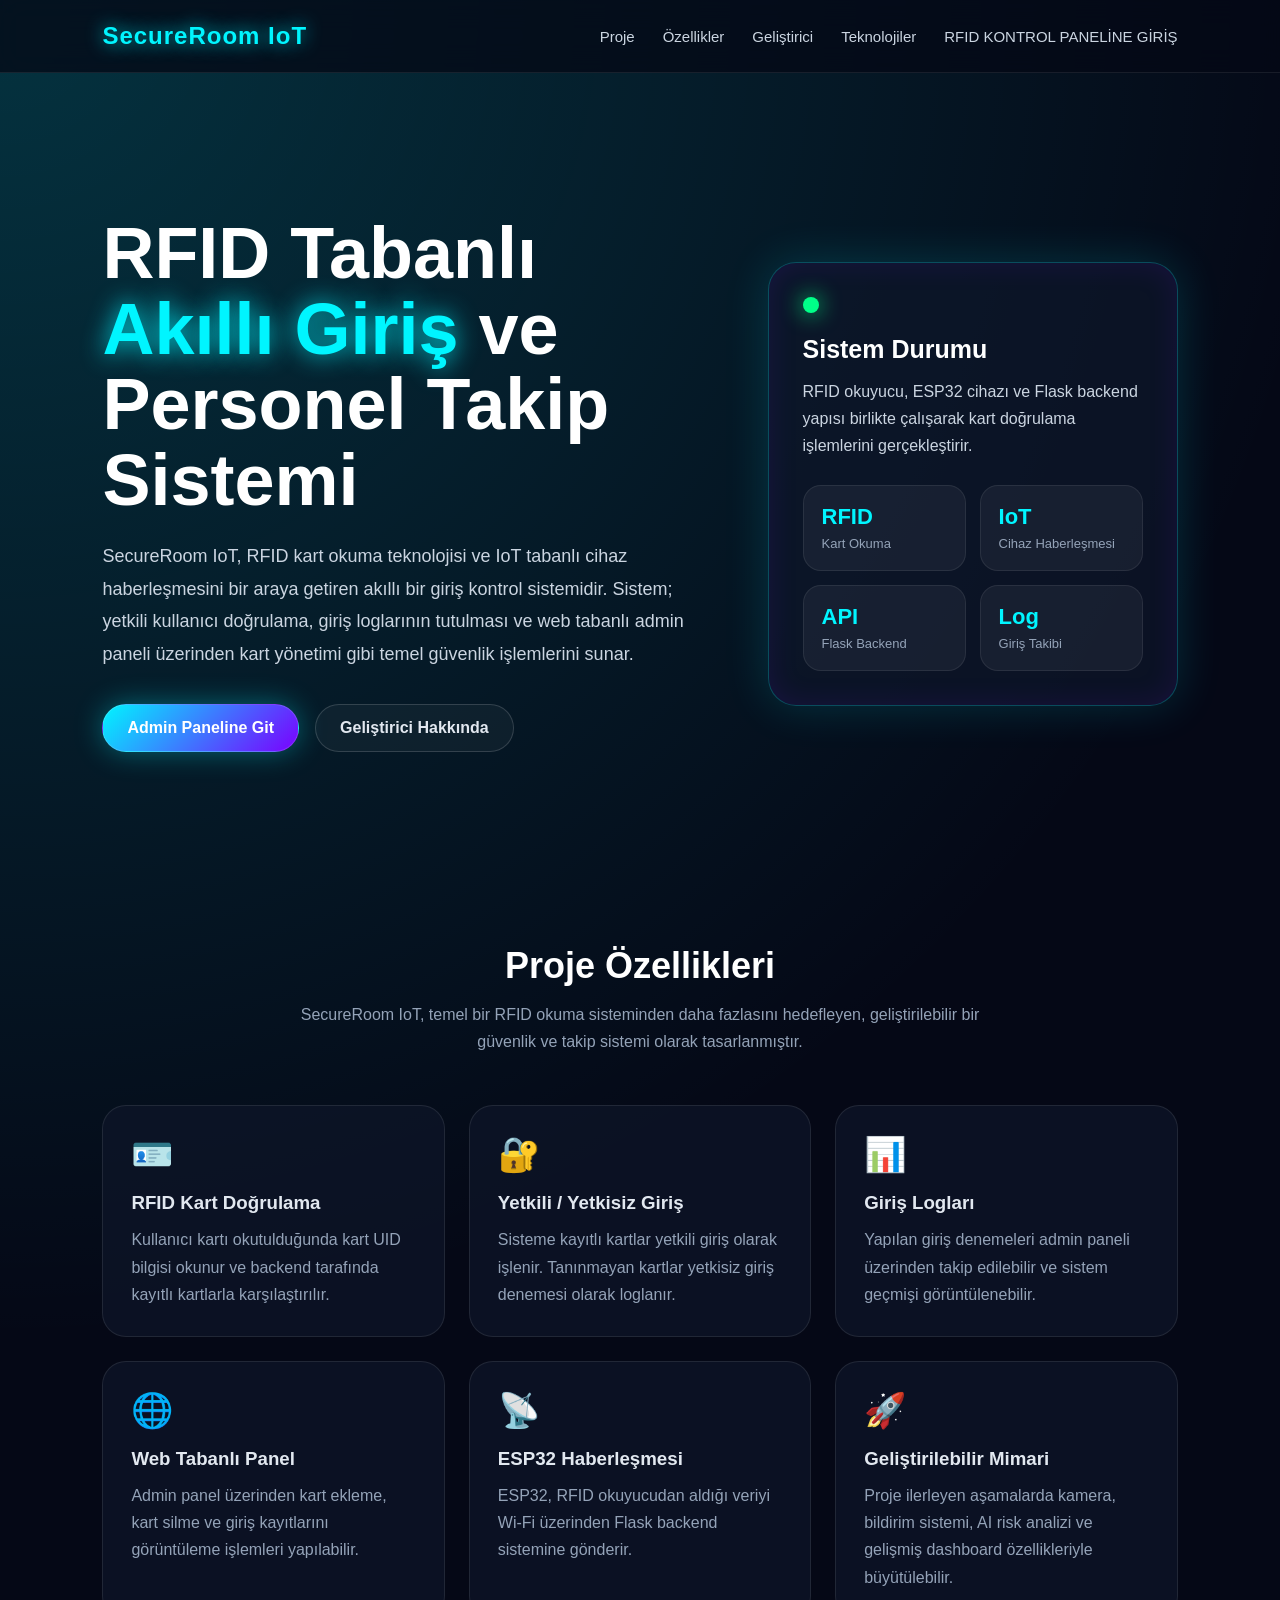
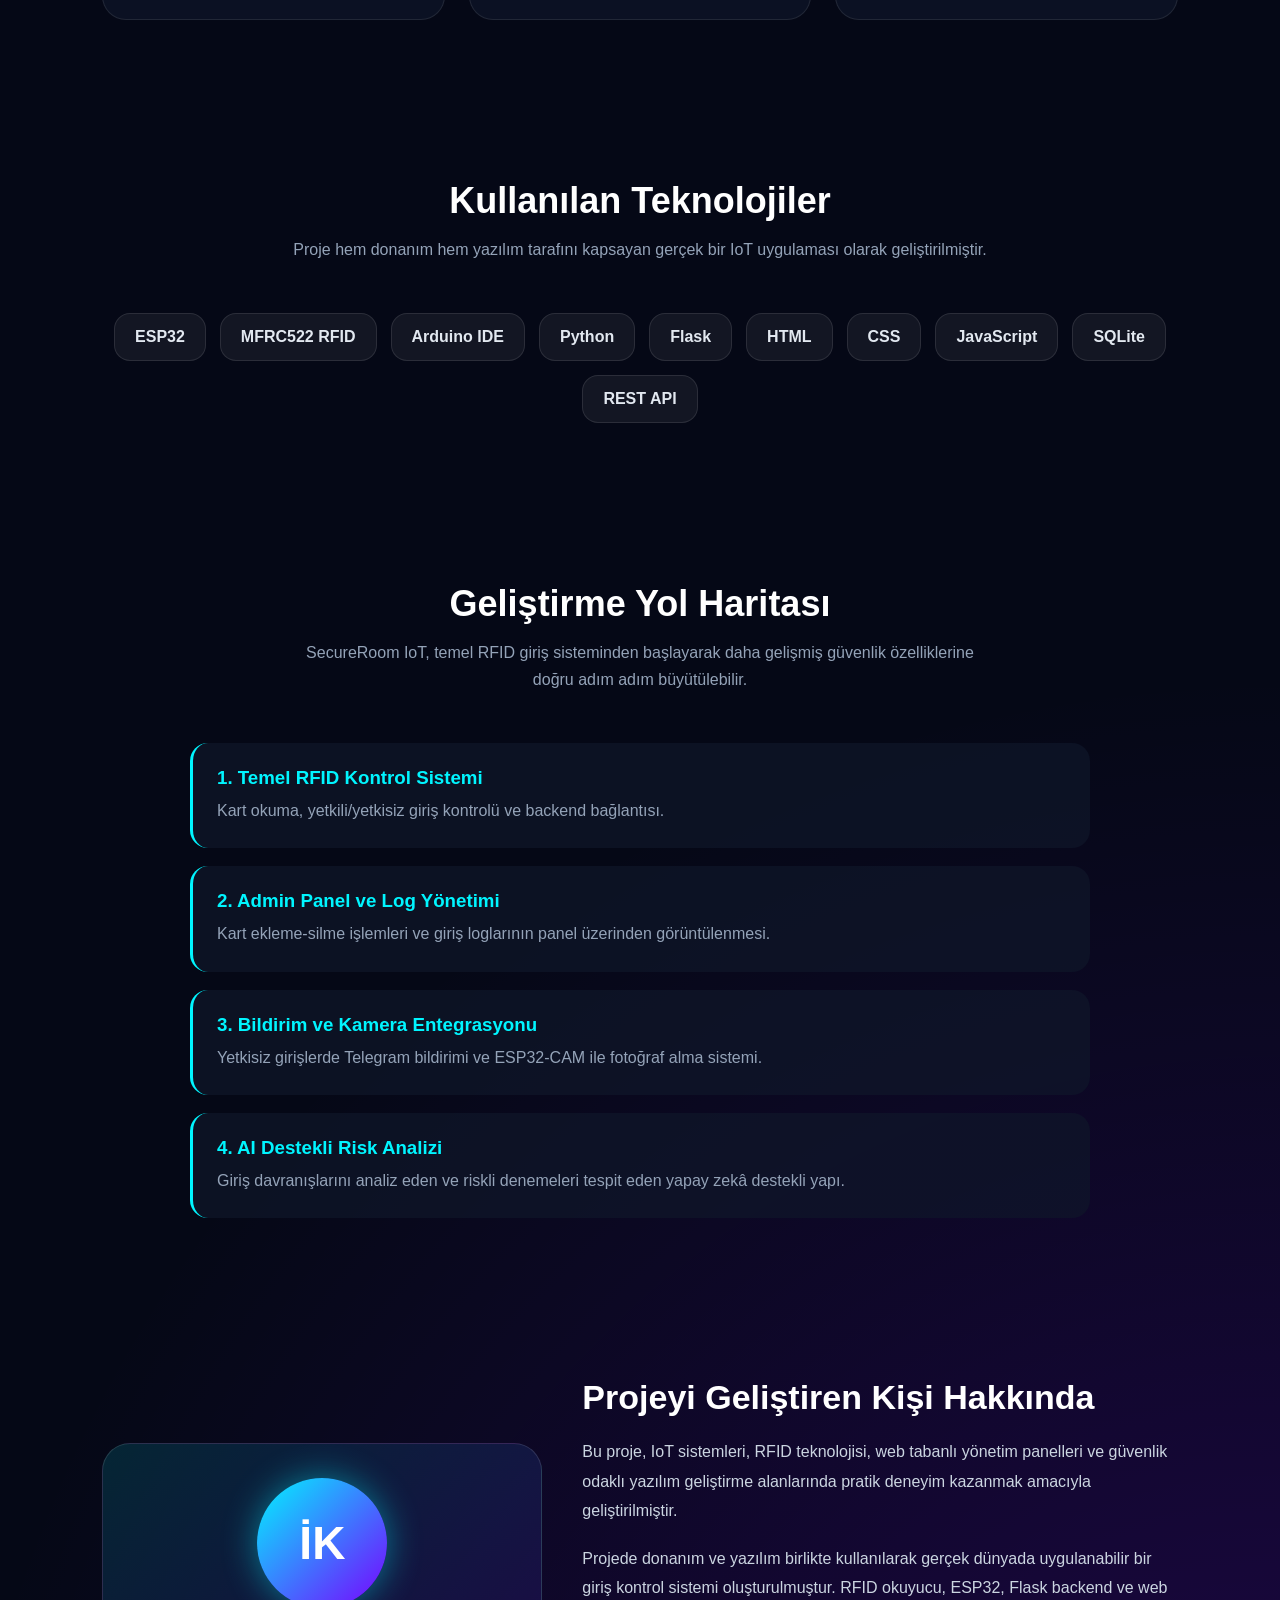
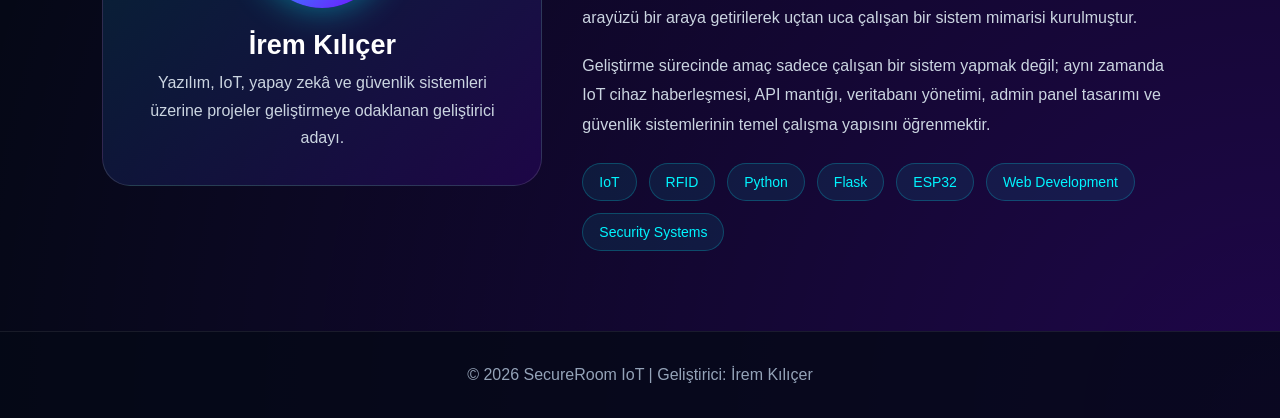
<file: index.html>
<!DOCTYPE html>
<html lang="tr">
<head>
  <meta charset="UTF-8" />
  <meta name="viewport" content="width=device-width, initial-scale=1.0" />
  <title>SecureRoom IoT | RFID Tabanlı Akıllı Giriş Sistemi</title>
  <link rel="stylesheet" href="frontend/static/style.css">

  <style>
    *{
      margin: 0;
      padding: 0;
      box-sizing: border-box;
      font-family: "Segoe UI", Tahoma, Geneva, Verdana, sans-serif;
    }

    body {
      min-height: 100vh;
      background:
        radial-gradient(circle at top left, rgba(0, 245, 255, 0.18), transparent 35%),
        radial-gradient(circle at bottom right, rgba(122, 0, 255, 0.22), transparent 35%),
        #050816;
      color: #ffffff;
      overflow-x: hidden;
    }

    a {
      text-decoration: none;
      color: inherit;
    }

    header {
      width: 100%;
      padding: 22px 8%;
      display: flex;
      justify-content: space-between;
      align-items: center;
      position: sticky;
      top: 0;
      z-index: 10;
      background: rgba(5, 8, 22, 0.75);
      backdrop-filter: blur(14px);
      border-bottom: 1px solid rgba(255, 255, 255, 0.08);
    }

    .logo {
      font-size: 24px;
      font-weight: 800;
      letter-spacing: 1px;
      color: #00f5ff;
      text-shadow: 0 0 18px rgba(0, 245, 255, 0.8);
    }

    nav {
      display: flex;
      gap: 28px;
      font-size: 15px;
    }

    nav a {
      color: #cbd5e1;
      transition: 0.3s;
    }

    nav a:hover {
      color: #00f5ff;
    }

    .hero {
      min-height: 88vh;
      padding: 90px 8% 60px;
      display: grid;
      grid-template-columns: 1.2fr 0.8fr;
      align-items: center;
      gap: 50px;
    }

    .hero-content h1 {
      font-size: clamp(42px, 6vw, 72px);
      line-height: 1.05;
      margin-bottom: 22px;
    }

    .hero-content h1 span {
      color: #00f5ff;
      text-shadow: 0 0 25px rgba(0, 245, 255, 0.9);
    }

    .hero-content p {
      color: #cbd5e1;
      font-size: 18px;
      line-height: 1.8;
      max-width: 720px;
      margin-bottom: 34px;
    }

    .hero-buttons {
      display: flex;
      flex-wrap: wrap;
      gap: 16px;
    }

    .btn {
      padding: 14px 24px;
      border-radius: 999px;
      font-weight: 700;
      transition: 0.3s;
      border: 1px solid rgba(255, 255, 255, 0.15);
    }

    .btn-primary {
      background: linear-gradient(135deg, #00f5ff, #7a00ff);
      color: white;
      box-shadow: 0 0 28px rgba(0, 245, 255, 0.35);
    }

    .btn-primary:hover {
      transform: translateY(-3px);
      box-shadow: 0 0 38px rgba(0, 245, 255, 0.65);
    }

    .btn-outline {
      color: #e2e8f0;
      background: rgba(255, 255, 255, 0.04);
    }

    .btn-outline:hover {
      border-color: #00f5ff;
      color: #00f5ff;
    }

    .hero-card {
      position: relative;
      padding: 34px;
      border-radius: 28px;
      background: rgba(15, 23, 42, 0.72);
      border: 1px solid rgba(0, 245, 255, 0.25);
      box-shadow:
        0 0 45px rgba(0, 245, 255, 0.16),
        inset 0 0 30px rgba(122, 0, 255, 0.12);
    }

    .status-light {
      width: 16px;
      height: 16px;
      border-radius: 50%;
      background: #00ff88;
      box-shadow: 0 0 22px #00ff88;
      margin-bottom: 22px;
    }

    .hero-card h3 {
      font-size: 25px;
      margin-bottom: 14px;
    }

    .hero-card p {
      color: #cbd5e1;
      line-height: 1.7;
      margin-bottom: 20px;
    }

    .mini-grid {
      display: grid;
      grid-template-columns: repeat(2, 1fr);
      gap: 14px;
      margin-top: 26px;
    }

    .mini-box {
      padding: 18px;
      border-radius: 18px;
      background: rgba(255, 255, 255, 0.05);
      border: 1px solid rgba(255, 255, 255, 0.08);
    }

    .mini-box strong {
      display: block;
      color: #00f5ff;
      font-size: 22px;
      margin-bottom: 4px;
    }

    .mini-box span {
      color: #94a3b8;
      font-size: 13px;
    }

    section {
      padding: 80px 8%;
    }

    .section-title {
      text-align: center;
      margin-bottom: 50px;
    }

    .section-title h2 {
      font-size: 36px;
      margin-bottom: 14px;
    }

    .section-title p {
      color: #94a3b8;
      max-width: 700px;
      margin: auto;
      line-height: 1.7;
    }

    .cards {
      display: grid;
      grid-template-columns: repeat(3, 1fr);
      gap: 24px;
    }

    .card {
      padding: 28px;
      border-radius: 24px;
      background: rgba(15, 23, 42, 0.68);
      border: 1px solid rgba(255, 255, 255, 0.09);
      transition: 0.3s;
    }

    .card:hover {
      transform: translateY(-8px);
      border-color: rgba(0, 245, 255, 0.45);
      box-shadow: 0 0 30px rgba(0, 245, 255, 0.16);
    }

    .card .icon {
      font-size: 34px;
      margin-bottom: 18px;
    }

    .card h3 {
      margin-bottom: 12px;
      color: #e2e8f0;
    }

    .card p {
      color: #94a3b8;
      line-height: 1.7;
    }

    .about {
      display: grid;
      grid-template-columns: 0.85fr 1.15fr;
      gap: 40px;
      align-items: center;
    }

    .profile-box {
      padding: 34px;
      border-radius: 28px;
      background: linear-gradient(145deg, rgba(0, 245, 255, 0.13), rgba(122, 0, 255, 0.13));
      border: 1px solid rgba(255, 255, 255, 0.12);
      text-align: center;
    }

    .avatar {
      width: 130px;
      height: 130px;
      margin: 0 auto 22px;
      border-radius: 50%;
      display: flex;
      align-items: center;
      justify-content: center;
      background: linear-gradient(135deg, #00f5ff, #7a00ff);
      font-size: 46px;
      font-weight: 800;
      box-shadow: 0 0 35px rgba(0, 245, 255, 0.45);
    }

    .profile-box h3 {
      font-size: 27px;
      margin-bottom: 8px;
    }

    .profile-box p {
      color: #cbd5e1;
      line-height: 1.7;
    }

    .about-text h2 {
      font-size: 34px;
      margin-bottom: 20px;
    }

    .about-text p {
      color: #cbd5e1;
      line-height: 1.85;
      margin-bottom: 18px;
      font-size: 16px;
    }

    .tags {
      display: flex;
      flex-wrap: wrap;
      gap: 12px;
      margin-top: 24px;
    }

    .tag {
      padding: 10px 16px;
      border-radius: 999px;
      background: rgba(0, 245, 255, 0.08);
      color: #00f5ff;
      border: 1px solid rgba(0, 245, 255, 0.22);
      font-size: 14px;
    }

    .tech-grid {
      display: flex;
      flex-wrap: wrap;
      justify-content: center;
      gap: 14px;
    }

    .tech {
      padding: 14px 20px;
      border-radius: 16px;
      background: rgba(255, 255, 255, 0.06);
      color: #e2e8f0;
      border: 1px solid rgba(255, 255, 255, 0.1);
      font-weight: 600;
    }

    .timeline {
      max-width: 900px;
      margin: auto;
      display: grid;
      gap: 18px;
    }

    .timeline-item {
      padding: 24px;
      border-left: 3px solid #00f5ff;
      background: rgba(15, 23, 42, 0.68);
      border-radius: 18px;
    }

    .timeline-item h3 {
      margin-bottom: 8px;
      color: #00f5ff;
    }

    .timeline-item p {
      color: #94a3b8;
      line-height: 1.7;
    }

    footer {
      padding: 34px 8%;
      text-align: center;
      color: #94a3b8;
      border-top: 1px solid rgba(255, 255, 255, 0.08);
      background: rgba(5, 8, 22, 0.78);
    }

    @media (max-width: 950px) {
      .hero,
      .about {
        grid-template-columns: 1fr;
      }

      .cards {
        grid-template-columns: 1fr 1fr;
      }

      nav {
        display: none;
      }
    }

    @media (max-width: 650px) {
      header {
        padding: 18px 6%;
      }

      section,
      .hero {
        padding-left: 6%;
        padding-right: 6%;
      }

      .cards {
        grid-template-columns: 1fr;
      }

      .mini-grid {
        grid-template-columns: 1fr;
      }

      .hero-buttons {
        flex-direction: column;
      }

      .btn {
        text-align: center;
      }
    }
  </style>
</head>

<body>

  <header>
    <div class="logo">SecureRoom IoT</div>

    <nav>
      <a href="#proje">Proje</a>
      <a href="#ozellikler">Özellikler</a>
      <a href="#hakkimda">Geliştirici</a>
      <a href="#teknolojiler">Teknolojiler</a>
      <a href="admin">RFID KONTROL PANELİNE GİRİŞ</a>
    </nav>
  </header>

  <main>
    <section class="hero" id="proje">
      <div class="hero-content">
        <h1>
          RFID Tabanlı <span>Akıllı Giriş</span> ve Personel Takip Sistemi
        </h1>

        <p>
          SecureRoom IoT, RFID kart okuma teknolojisi ve IoT tabanlı cihaz haberleşmesini
          bir araya getiren akıllı bir giriş kontrol sistemidir. Sistem; yetkili kullanıcı
          doğrulama, giriş loglarının tutulması ve web tabanlı admin paneli üzerinden
          kart yönetimi gibi temel güvenlik işlemlerini sunar.
        </p>

        <div class="hero-buttons">
          <a href="admin" class="btn btn-primary">Admin Paneline Git</a>
          <a href="#hakkimda" class="btn btn-outline">Geliştirici Hakkında</a>
        </div>
      </div>

      <div class="hero-card">
        <div class="status-light"></div>

        <h3>Sistem Durumu</h3>
        <p>
          RFID okuyucu, ESP32 cihazı ve Flask backend yapısı birlikte çalışarak
          kart doğrulama işlemlerini gerçekleştirir.
        </p>

        <div class="mini-grid">
          <div class="mini-box">
            <strong>RFID</strong>
            <span>Kart Okuma</span>
          </div>

          <div class="mini-box">
            <strong>IoT</strong>
            <span>Cihaz Haberleşmesi</span>
          </div>

          <div class="mini-box">
            <strong>API</strong>
            <span>Flask Backend</span>
          </div>

          <div class="mini-box">
            <strong>Log</strong>
            <span>Giriş Takibi</span>
          </div>
        </div>
      </div>
    </section>

    <section id="ozellikler">
      <div class="section-title">
        <h2>Proje Özellikleri</h2>
        <p>
          SecureRoom IoT, temel bir RFID okuma sisteminden daha fazlasını hedefleyen,
          geliştirilebilir bir güvenlik ve takip sistemi olarak tasarlanmıştır.
        </p>
      </div>

      <div class="cards">
        <div class="card">
          <div class="icon">🪪</div>
          <h3>RFID Kart Doğrulama</h3>
          <p>
            Kullanıcı kartı okutulduğunda kart UID bilgisi okunur ve backend tarafında
            kayıtlı kartlarla karşılaştırılır.
          </p>
        </div>

        <div class="card">
          <div class="icon">🔐</div>
          <h3>Yetkili / Yetkisiz Giriş</h3>
          <p>
            Sisteme kayıtlı kartlar yetkili giriş olarak işlenir. Tanınmayan kartlar
            yetkisiz giriş denemesi olarak loglanır.
          </p>
        </div>

        <div class="card">
          <div class="icon">📊</div>
          <h3>Giriş Logları</h3>
          <p>
            Yapılan giriş denemeleri admin paneli üzerinden takip edilebilir ve
            sistem geçmişi görüntülenebilir.
          </p>
        </div>

        <div class="card">
          <div class="icon">🌐</div>
          <h3>Web Tabanlı Panel</h3>
          <p>
            Admin panel üzerinden kart ekleme, kart silme ve giriş kayıtlarını
            görüntüleme işlemleri yapılabilir.
          </p>
        </div>

        <div class="card">
          <div class="icon">📡</div>
          <h3>ESP32 Haberleşmesi</h3>
          <p>
            ESP32, RFID okuyucudan aldığı veriyi Wi-Fi üzerinden Flask backend
            sistemine gönderir.
          </p>
        </div>

        <div class="card">
          <div class="icon">🚀</div>
          <h3>Geliştirilebilir Mimari</h3>
          <p>
            Proje ilerleyen aşamalarda kamera, bildirim sistemi, AI risk analizi
            ve gelişmiş dashboard özellikleriyle büyütülebilir.
          </p>
        </div>
      </div>
    </section>

    

    <section id="teknolojiler">
      <div class="section-title">
        <h2>Kullanılan Teknolojiler</h2>
        <p>
          Proje hem donanım hem yazılım tarafını kapsayan gerçek bir IoT uygulaması
          olarak geliştirilmiştir.
        </p>
      </div>

      <div class="tech-grid">
        <div class="tech">ESP32</div>
        <div class="tech">MFRC522 RFID</div>
        <div class="tech">Arduino IDE</div>
        <div class="tech">Python</div>
        <div class="tech">Flask</div>
        <div class="tech">HTML</div>
        <div class="tech">CSS</div>
        <div class="tech">JavaScript</div>
        <div class="tech">SQLite</div>
        <div class="tech">REST API</div>
      </div>
    </section>

    <section>
      <div class="section-title">
        <h2>Geliştirme Yol Haritası</h2>
        <p>
          SecureRoom IoT, temel RFID giriş sisteminden başlayarak daha gelişmiş
          güvenlik özelliklerine doğru adım adım büyütülebilir.
        </p>
      </div>

      <div class="timeline">
        <div class="timeline-item">
          <h3>1. Temel RFID Kontrol Sistemi</h3>
          <p>
            Kart okuma, yetkili/yetkisiz giriş kontrolü ve backend bağlantısı.
          </p>
        </div>

        <div class="timeline-item">
          <h3>2. Admin Panel ve Log Yönetimi</h3>
          <p>
            Kart ekleme-silme işlemleri ve giriş loglarının panel üzerinden görüntülenmesi.
          </p>
        </div>

        <div class="timeline-item">
          <h3>3. Bildirim ve Kamera Entegrasyonu</h3>
          <p>
            Yetkisiz girişlerde Telegram bildirimi ve ESP32-CAM ile fotoğraf alma sistemi.
          </p>
        </div>

        <div class="timeline-item">
          <h3>4. AI Destekli Risk Analizi</h3>
          <p>
            Giriş davranışlarını analiz eden ve riskli denemeleri tespit eden yapay zekâ destekli yapı.
          </p>
        </div>
      </div>
    </section>
  </main>

  <section id="hakkimda">
      <div class="about">
        <div class="profile-box">
          <div class="avatar">İK</div>
          <h3>İrem Kılıçer</h3>
          <p>
            Yazılım, IoT, yapay zekâ ve güvenlik sistemleri üzerine projeler
            geliştirmeye odaklanan geliştirici adayı.
          </p>
        </div>

        <div class="about-text">
          <h2>Projeyi Geliştiren Kişi Hakkında</h2>

          <p>
            Bu proje, IoT sistemleri, RFID teknolojisi, web tabanlı yönetim panelleri
            ve güvenlik odaklı yazılım geliştirme alanlarında pratik deneyim kazanmak
            amacıyla geliştirilmiştir.
          </p>

          <p>
            Projede donanım ve yazılım birlikte kullanılarak gerçek dünyada
            uygulanabilir bir giriş kontrol sistemi oluşturulmuştur. RFID okuyucu,
            ESP32, Flask backend ve web arayüzü bir araya getirilerek uçtan uca
            çalışan bir sistem mimarisi kurulmuştur.
          </p>

          <p>
            Geliştirme sürecinde amaç sadece çalışan bir sistem yapmak değil; aynı zamanda
            IoT cihaz haberleşmesi, API mantığı, veritabanı yönetimi, admin panel tasarımı
            ve güvenlik sistemlerinin temel çalışma yapısını öğrenmektir.
          </p>

          <div class="tags">
            <span class="tag">IoT</span>
            <span class="tag">RFID</span>
            <span class="tag">Python</span>
            <span class="tag">Flask</span>
            <span class="tag">ESP32</span>
            <span class="tag">Web Development</span>
            <span class="tag">Security Systems</span>
          </div>
        </div>
      </div>
    </section>

  <footer>
    © 2026 SecureRoom IoT | Geliştirici: İrem Kılıçer
  </footer>

</body>
</html>
</file>
<file: frontend/static/style.css>
* {
    margin: 0;
    padding: 0;
    box-sizing: border-box;
}

body {
    font-family: Arial, sans-serif;
    background: #0f172a;
    color: #e5e7eb;
}

.container {
    width: 90%;
    max-width: 1200px;
    margin: 40px auto;
}

.header {
    display: flex;
    justify-content: space-between;
    align-items: center;
    margin-bottom: 30px;
}

.header h1 {
    font-size: 36px;
    color: #ffffff;
}

.header p {
    margin-top: 8px;
    color: #94a3b8;
}

.test-btn {
    background: #2563eb;
    color: white;
    border: none;
    padding: 12px 18px;
    border-radius: 10px;
    cursor: pointer;
    font-size: 15px;
}

.test-btn:hover {
    background: #1d4ed8;
}

.stats {
    display: grid;
    grid-template-columns: repeat(3, 1fr);
    gap: 18px;
    margin-bottom: 30px;
}

.stat-card {
    background: #1e293b;
    padding: 24px;
    border-radius: 16px;
    border: 1px solid #334155;
}

.stat-card h3 {
    color: #94a3b8;
    font-size: 16px;
    margin-bottom: 12px;
}

.stat-card p {
    font-size: 36px;
    font-weight: bold;
}

.stat-card.success p {
    color: #22c55e;
}

.stat-card.danger p {
    color: #ef4444;
}

.panel {
    background: #1e293b;
    border-radius: 16px;
    border: 1px solid #334155;
    overflow: hidden;
}

.panel-header {
    padding: 20px;
    border-bottom: 1px solid #334155;
    display: flex;
    justify-content: space-between;
    align-items: center;
}

.panel-header h2 {
    font-size: 22px;
}

.panel-header span {
    color: #94a3b8;
    font-size: 14px;
}

.table-wrapper {
    overflow-x: auto;
}

table {
    width: 100%;
    border-collapse: collapse;
}

thead {
    background: #0f172a;
}

th, td {
    padding: 16px;
    text-align: left;
    border-bottom: 1px solid #334155;
}

th {
    color: #94a3b8;
    font-size: 14px;
}

td {
    color: #e5e7eb;
}

.badge {
    padding: 6px 10px;
    border-radius: 999px;
    font-size: 13px;
    font-weight: bold;
}

.badge.authorized {
    background: rgba(34, 197, 94, 0.15);
    color: #22c55e;
}

.badge.unauthorized {
    background: rgba(239, 68, 68, 0.15);
    color: #ef4444;
}

.empty {
    text-align: center;
    color: #94a3b8;
}

@media (max-width: 768px) {
    .header {
        flex-direction: column;
        align-items: flex-start;
        gap: 20px;
    }

    .stats {
        grid-template-columns: 1fr;
    }
}
</file>
